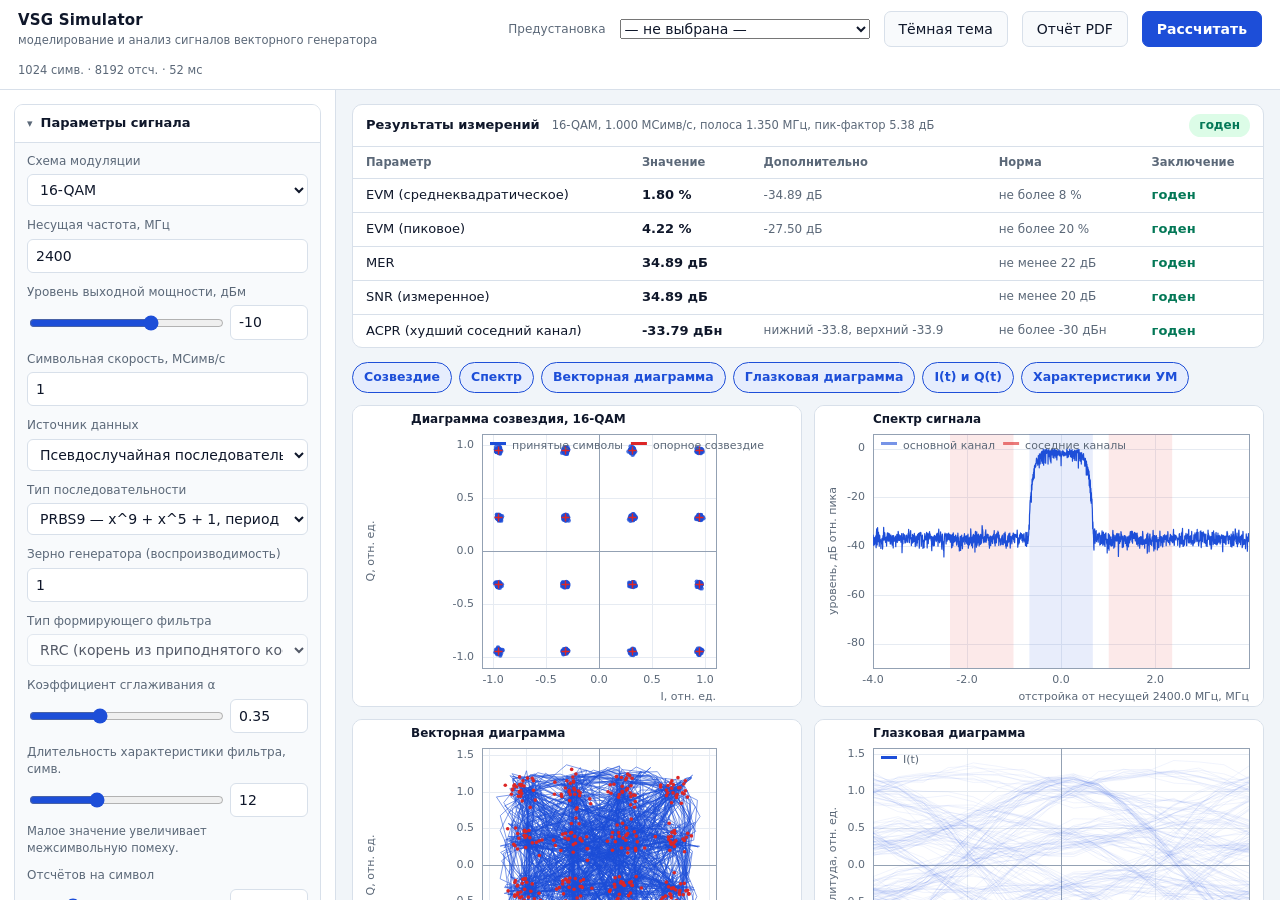
<file: index.html>
<!DOCTYPE html>
<html lang="ru" data-theme="light">
<head>
<meta charset="utf-8">
<meta name="viewport" content="width=device-width, initial-scale=1">
<title>VSG Simulator — моделирование и анализ сигналов векторного генератора</title>
<meta name="description" content="Программная модель векторного генератора сигналов: формирование модулированного сигнала, модель искажений тракта, визуализация и измерение EVM, ACPR, MER, SNR.">
<link rel="icon" href="data:image/svg+xml,<svg xmlns='http://www.w3.org/2000/svg' viewBox='0 0 32 32'><rect width='32' height='32' rx='6' fill='%231d4ed8'/><g fill='white'><circle cx='10' cy='10' r='2.6'/><circle cx='22' cy='10' r='2.6'/><circle cx='10' cy='22' r='2.6'/><circle cx='22' cy='22' r='2.6'/></g></svg>">
<link rel="stylesheet" href="styles.css">
</head>
<body>
<div class="app">

  <header class="topbar">
    <div class="brand">
      <strong>VSG Simulator</strong>
      <span>моделирование и анализ сигналов векторного генератора</span>
    </div>

    <label for="preset">Предустановка</label>
    <select id="preset" style="max-width:250px"></select>

    <button class="btn" id="themeBtn" type="button">Тёмная тема</button>
    <button class="btn" id="reportBtn" type="button">Отчёт PDF</button>
    <button class="btn btn-primary" id="runBtn" type="button">Рассчитать</button>
    <span class="status" id="status"></span>
  </header>

  <aside class="sidebar">

    <details class="group" open>
      <summary>Параметры сигнала</summary>
      <div class="group-body">

        <div class="field">
          <label for="modulation">Схема модуляции</label>
          <select id="modulation" data-bind="modulation" data-kind="string">
            <option value="BPSK">BPSK</option>
            <option value="QPSK">QPSK</option>
            <option value="8PSK">8-PSK</option>
            <option value="16QAM">16-QAM</option>
            <option value="64QAM">64-QAM</option>
          </select>
          <div class="error"></div>
        </div>

        <div class="field">
          <label for="carrier" id="carrierLabel">Несущая частота, МГц</label>
          <input type="number" id="carrier" data-bind="carrierHz" data-scale="1e6" step="1" min="0.1">
          <div class="error"></div>
        </div>

        <div class="field">
          <label for="power">Уровень выходной мощности, дБм</label>
          <div class="slider">
            <input type="range" data-bind="powerDbm" min="-80" max="30" step="1">
            <input type="number" id="power" data-bind="powerDbm" step="1">
          </div>
          <div class="error"></div>
        </div>

        <div class="field">
          <label for="symrate">Символьная скорость, МСимв/с</label>
          <input type="number" id="symrate" data-bind="symbolRate" data-scale="1e6" step="0.1" min="0.001">
          <div class="error"></div>
        </div>

        <div class="field">
          <label for="source">Источник данных</label>
          <select id="source" data-bind="source" data-kind="string">
            <option value="prbs">Псевдослучайная последовательность PRBS</option>
            <option value="random">Случайные биты</option>
            <option value="user">Пользовательский набор данных</option>
          </select>
          <div class="error"></div>
        </div>

        <div class="field" data-when="prbs">
          <label for="prbsType">Тип последовательности</label>
          <select id="prbsType" data-bind="prbsType" data-kind="string"></select>
          <div class="error"></div>
        </div>

        <div class="field" data-when="user">
          <label for="userFormat">Формат пользовательских данных</label>
          <select id="userFormat" data-bind="userFormat" data-kind="string">
            <option value="bin">двоичная запись</option>
            <option value="hex">шестнадцатеричная запись</option>
            <option value="text">текст</option>
          </select>
          <div class="error"></div>
        </div>

        <div class="field" data-when="user">
          <label for="userData">Пользовательский набор данных</label>
          <textarea id="userData" data-bind="userData" data-kind="string"
            placeholder="например 10110010 01101001"></textarea>
          <div class="hint">Набор повторяется циклически до нужного числа символов.</div>
          <div class="error"></div>
        </div>

        <div class="field">
          <label for="seed">Зерно генератора (воспроизводимость)</label>
          <input type="number" id="seed" data-bind="seed" step="1" min="0">
          <div class="error"></div>
        </div>

        <div class="field">
          <label for="filterType">Тип формирующего фильтра</label>
          <select id="filterType" disabled>
            <option>RRC (корень из приподнятого косинуса)</option>
          </select>
        </div>

        <div class="field">
          <label for="alpha">Коэффициент сглаживания α</label>
          <div class="slider">
            <input type="range" data-bind="alpha" min="0" max="1" step="0.01">
            <input type="number" id="alpha" data-bind="alpha" step="0.01" min="0" max="1">
          </div>
          <div class="error"></div>
        </div>

        <div class="field">
          <label for="span">Длительность характеристики фильтра, симв.</label>
          <div class="slider">
            <input type="range" data-bind="span" min="2" max="32" step="2">
            <input type="number" id="span" data-bind="span" step="2" min="2" max="32">
          </div>
          <div class="hint">Малое значение увеличивает межсимвольную помеху.</div>
          <div class="error"></div>
        </div>

        <div class="field">
          <label for="sps">Отсчётов на символ</label>
          <div class="slider">
            <input type="range" data-bind="sps" min="2" max="32" step="2">
            <input type="number" id="sps" data-bind="sps" step="2" min="2" max="32">
          </div>
          <div class="error"></div>
        </div>

        <div class="field">
          <label for="nSymbols">Число символов</label>
          <input type="number" id="nSymbols" data-bind="nSymbols" step="128" min="64" max="16384">
          <div class="error"></div>
        </div>

      </div>
    </details>

    <details class="group" open>
      <summary>Модель искажений</summary>
      <div class="group-body">

        <label class="switch">
          <input type="checkbox" data-bind="iq.on" data-kind="bool">
          Рассогласование квадратурных каналов
        </label>
        <div class="field">
          <label>Амплитудное рассогласование, дБ</label>
          <div class="slider">
            <input type="range" data-bind="iq.gainDb" min="-6" max="6" step="0.1">
            <input type="number" id="iqGain" data-bind="iq.gainDb" step="0.1">
          </div>
          <div class="error"></div>
        </div>
        <div class="field">
          <label>Фазовое рассогласование, градусы</label>
          <div class="slider">
            <input type="range" data-bind="iq.phaseDeg" min="-45" max="45" step="0.5">
            <input type="number" id="iqPhase" data-bind="iq.phaseDeg" step="0.5">
          </div>
          <div class="error"></div>
        </div>

        <label class="switch">
          <input type="checkbox" data-bind="dc.on" data-kind="bool">
          Смещение постоянной составляющей
        </label>
        <div class="field">
          <label>Смещение по оси I, % от СКЗ</label>
          <div class="slider">
            <input type="range" data-bind="dc.iPct" min="-50" max="50" step="0.5">
            <input type="number" id="dcI" data-bind="dc.iPct" step="0.5">
          </div>
          <div class="error"></div>
        </div>
        <div class="field">
          <label>Смещение по оси Q, % от СКЗ</label>
          <div class="slider">
            <input type="range" data-bind="dc.qPct" min="-50" max="50" step="0.5">
            <input type="number" id="dcQ" data-bind="dc.qPct" step="0.5">
          </div>
          <div class="error"></div>
        </div>

        <label class="switch">
          <input type="checkbox" data-bind="pn.on" data-kind="bool">
          Фазовый шум гетеродина
        </label>
        <div class="field">
          <label>Уровень, дБн/Гц</label>
          <div class="slider">
            <input type="range" data-bind="pn.levelDbc" min="-160" max="-40" step="1">
            <input type="number" id="pnLevel" data-bind="pn.levelDbc" step="1">
          </div>
          <div class="error"></div>
        </div>
        <div class="field">
          <label>Отстройка, кГц</label>
          <input type="number" id="pnOffset" data-bind="pn.offsetHz" data-scale="1e3" step="10">
          <div class="error"></div>
        </div>
        <div class="field">
          <label>Полоса системы фазовой автоподстройки, кГц</label>
          <input type="number" id="pnLoop" data-bind="pn.loopBwHz" data-scale="1e3" step="1">
          <div class="error"></div>
        </div>

        <label class="switch">
          <input type="checkbox" data-bind="pa.on" data-kind="bool">
          Нелинейность усилителя мощности
        </label>
        <div class="field">
          <label for="paModel">Модель усилителя</label>
          <select id="paModel" data-bind="pa.model" data-kind="string">
            <option value="saleh">Салеха (AM/AM и AM/PM)</option>
            <option value="rapp">Раппа (только AM/AM)</option>
          </select>
          <div class="error"></div>
        </div>
        <div class="field">
          <label>Отступ от точки насыщения, дБ</label>
          <div class="slider">
            <input type="range" data-bind="pa.backoffDb" min="0" max="30" step="0.5">
            <input type="number" id="paBackoff" data-bind="pa.backoffDb" step="0.5">
          </div>
          <div class="error"></div>
        </div>
        <div class="field">
          <label>Гладкость характеристики (модель Раппа)</label>
          <div class="slider">
            <input type="range" data-bind="pa.smoothness" min="0.5" max="10" step="0.5">
            <input type="number" id="paSharp" data-bind="pa.smoothness" step="0.5">
          </div>
          <div class="error"></div>
        </div>

        <label class="switch">
          <input type="checkbox" data-bind="awgn.on" data-kind="bool">
          Аддитивный белый гауссовский шум
        </label>
        <div class="field">
          <label>Отношение сигнал/шум, дБ</label>
          <div class="slider">
            <input type="range" data-bind="awgn.snrDb" min="-10" max="60" step="0.5">
            <input type="number" id="snr" data-bind="awgn.snrDb" step="0.5">
          </div>
          <div class="error"></div>
        </div>

      </div>
    </details>

    <details class="group">
      <summary>Измерения и пороги</summary>
      <div class="group-body">

        <div class="field">
          <label for="evmMode">Опорное созвездие для расчёта EVM</label>
          <select id="evmMode" data-bind="evmMode" data-kind="string">
            <option value="reference">переданные символы (известны точно)</option>
            <option value="decision">результат жёсткого решения</option>
          </select>
          <div class="error"></div>
        </div>

        <div class="field">
          <label for="limEvm">Порог EVM (среднеквадратическое), %</label>
          <input type="number" id="limEvm" data-bind="limits.evmPct" step="0.1" min="0">
        </div>
        <div class="field">
          <label for="limEvmPeak">Порог EVM (пиковое), %</label>
          <input type="number" id="limEvmPeak" data-bind="limits.evmPeakPct" step="0.1" min="0">
        </div>
        <div class="field">
          <label for="limMer">Порог MER, дБ, не менее</label>
          <input type="number" id="limMer" data-bind="limits.merDb" step="0.5">
        </div>
        <div class="field">
          <label for="limSnr">Порог SNR, дБ, не менее</label>
          <input type="number" id="limSnr" data-bind="limits.snrDb" step="0.5">
        </div>
        <div class="field">
          <label for="limAcpr">Порог ACPR, дБн, не более</label>
          <input type="number" id="limAcpr" data-bind="limits.acprDb" step="0.5">
        </div>

      </div>
    </details>

    <details class="group">
      <summary>Экспорт</summary>
      <div class="group-body">
        <div class="field">
          <button class="btn" id="exportPlotsPdf" type="button" style="width:100%">Графики в PDF</button>
        </div>
        <div class="field">
          <button class="btn" id="exportCsv" type="button" style="width:100%">Данные I/Q в CSV</button>
        </div>
        <div class="field">
          <button class="btn" id="exportWav" type="button" style="width:100%">Данные I/Q в WAV</button>
        </div>
        <div class="hint">
          Файл WAV содержит два канала: левый — I, правый — Q. Формат читается программами
          работы с SDR.
        </div>
      </div>
    </details>

    <details class="group">
      <summary>Настройки</summary>
      <div class="group-body">

        <div class="field">
          <label for="theme">Оформление интерфейса</label>
          <select id="theme">
            <option value="light">светлая тема</option>
            <option value="dark">тёмная тема</option>
          </select>
        </div>

        <div class="field">
          <label for="freqUnit">Единицы измерения частоты</label>
          <select id="freqUnit">
            <option value="1e6">МГц</option>
            <option value="1e9">ГГц</option>
          </select>
        </div>

        <label class="switch">
          <input type="checkbox" id="autoRun" checked>
          Автоматический пересчёт при изменении параметров
        </label>

        <label class="switch">
          <input type="checkbox" id="eyeQ">
          Показывать Q(t) на глазковой диаграмме
        </label>

        <div class="field">
          <button class="btn" id="saveCfg" type="button" style="width:100%">Сохранить конфигурацию</button>
        </div>
        <div class="field">
          <button class="btn" id="loadCfgBtn" type="button" style="width:100%">Загрузить конфигурацию</button>
          <input type="file" id="loadCfg" accept="application/json,.json" hidden>
        </div>
        <div class="field">
          <button class="btn" id="resetCfg" type="button" style="width:100%">Сбросить к значениям по умолчанию</button>
        </div>

        <div class="hint">
          Проверка вычислительного ядра: <a href="tests/" target="_blank">открыть самотест</a>.
        </div>

      </div>
    </details>

  </aside>

  <main class="main">

    <div class="banner" id="banner" hidden></div>

    <section class="metrics">
      <div class="metrics-head">
        <h2>Результаты измерений</h2>
        <span class="status" id="signalInfo"></span>
        <span class="spacer"></span>
        <span class="verdict" id="verdict"></span>
      </div>
      <table class="results">
        <thead>
          <tr>
            <th>Параметр</th>
            <th>Значение</th>
            <th>Дополнительно</th>
            <th>Норма</th>
            <th>Заключение</th>
          </tr>
        </thead>
        <tbody id="resultsBody"></tbody>
      </table>
    </section>

    <div class="chips" id="chips"></div>

    <div class="plots" id="plots">
      <section class="plot" data-plot="constellation">
        <canvas id="cvConstellation"></canvas>
        <div class="plot-actions"><button type="button" data-png="constellation">PNG</button></div>
      </section>
      <section class="plot" data-plot="spectrum">
        <canvas id="cvSpectrum"></canvas>
        <div class="plot-actions"><button type="button" data-png="spectrum">PNG</button></div>
      </section>
      <section class="plot" data-plot="vector">
        <canvas id="cvVector"></canvas>
        <div class="plot-actions"><button type="button" data-png="vector">PNG</button></div>
      </section>
      <section class="plot" data-plot="eye">
        <canvas id="cvEye"></canvas>
        <div class="plot-actions"><button type="button" data-png="eye">PNG</button></div>
      </section>
      <section class="plot" data-plot="time">
        <canvas id="cvTime"></canvas>
        <div class="plot-actions"><button type="button" data-png="time">PNG</button></div>
      </section>
      <section class="plot" data-plot="pa">
        <canvas id="cvPa"></canvas>
        <div class="plot-actions"><button type="button" data-png="pa">PNG</button></div>
      </section>
    </div>

  </main>

</div>

<script type="module" src="js/app.js"></script>
</body>
</html>
</file>
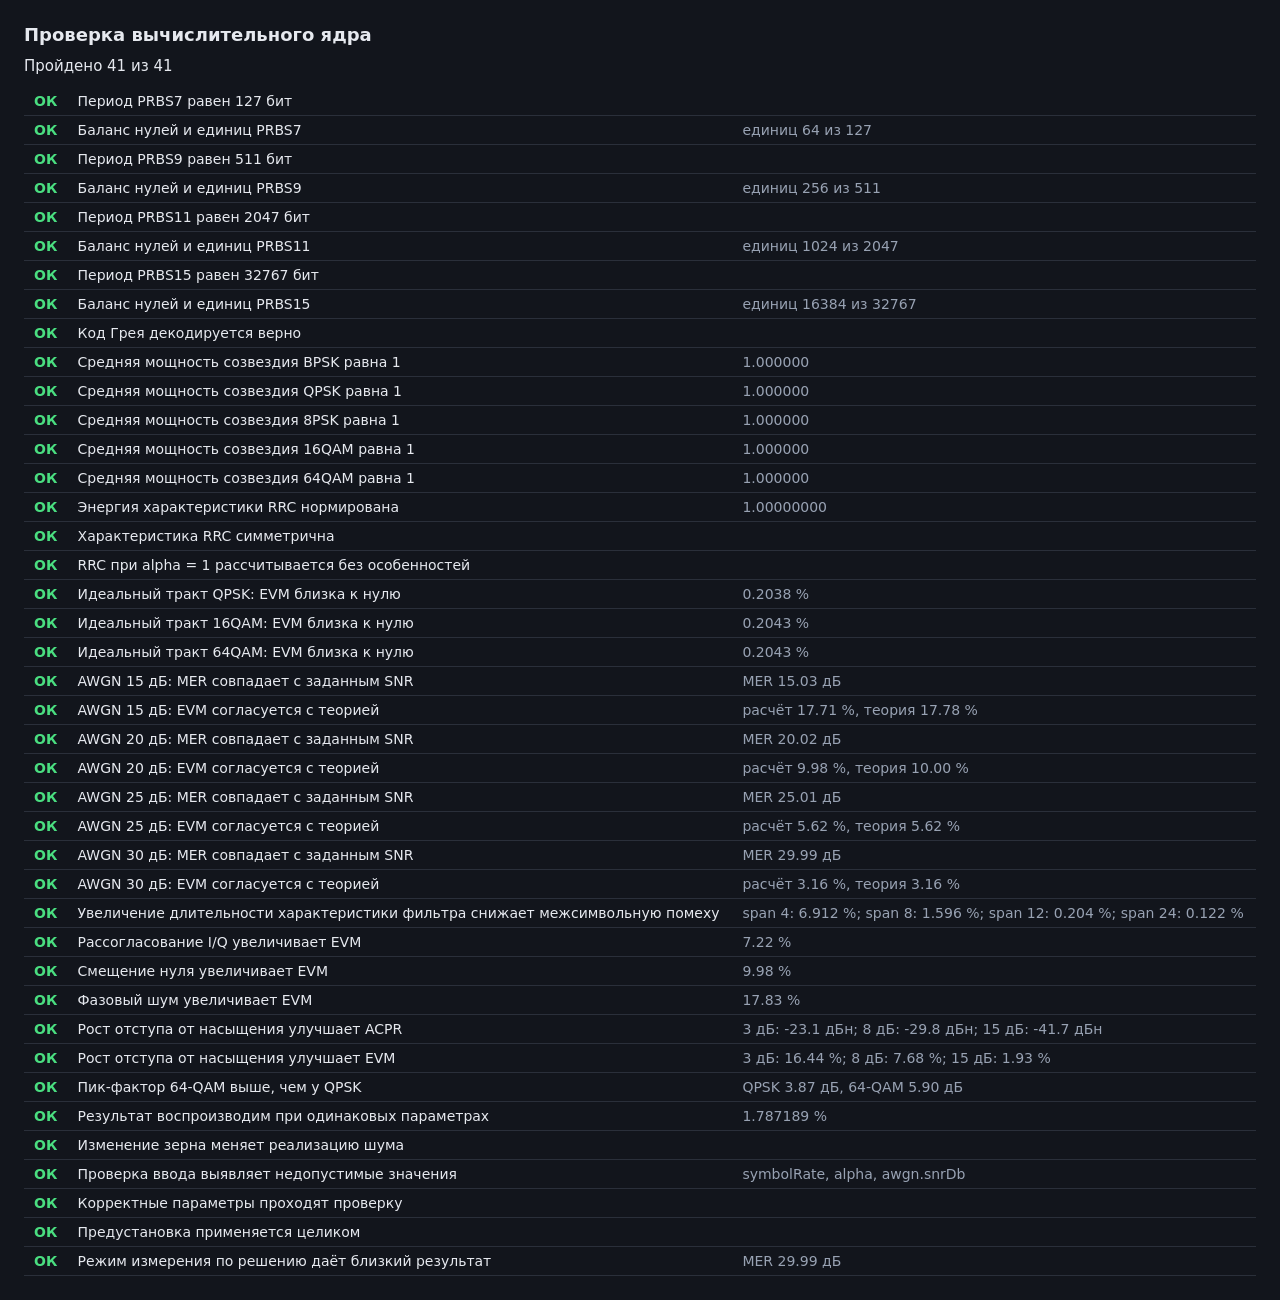
<file: tests/index.html>
<!DOCTYPE html>
<html lang="ru">
<head>
  <meta charset="utf-8">
  <title>Проверка вычислительного ядра VSG Simulator</title>
  <style>
    body { font-family: system-ui, sans-serif; margin: 24px; background: #12151c; color: #e6e9ef; }
    h1 { font-size: 18px; }
    table { border-collapse: collapse; width: 100%; font-size: 14px; }
    td { padding: 6px 10px; border-bottom: 1px solid #2a2f3a; vertical-align: top; }
    .ok { color: #4ade80; font-weight: 600; }
    .fail { color: #f87171; font-weight: 600; }
    .detail { color: #98a2b3; }
    #summary { margin: 12px 0; font-size: 15px; }
  </style>
</head>
<body>
  <h1>Проверка вычислительного ядра</h1>
  <div id="summary">Выполняется…</div>
  <table id="out"></table>

  <script type="module">
    import { run } from './selftest.js';

    const rows = run();
    const table = document.getElementById('out');
    let passed = 0;

    for (const r of rows) {
      if (r.pass) passed++;
      const tr = document.createElement('tr');
      tr.innerHTML =
        `<td class="${r.pass ? 'ok' : 'fail'}">${r.pass ? 'ОК' : 'ОШИБКА'}</td>` +
        `<td>${r.name}</td><td class="detail">${r.detail}</td>`;
      table.appendChild(tr);
    }

    const summary = `Пройдено ${passed} из ${rows.length}`;
    document.getElementById('summary').textContent = summary;
    console.log('SELFTEST', summary);
    for (const r of rows) {
      if (!r.pass) console.error('FAIL:', r.name, r.detail);
    }
    window.__selftest = { passed, total: rows.length, rows };
  </script>
</body>
</html>
</file>
<file: styles.css>
:root {
  --bg: #f1f5f9;
  --panel: #ffffff;
  --panel-alt: #f8fafc;
  --border: #d8e0ea;
  --text: #0f172a;
  --muted: #5b6878;
  --accent: #1d4ed8;
  --accent-soft: #e6edfd;
  --ok: #047857;
  --ok-soft: #dcfce7;
  --fail: #b91c1c;
  --fail-soft: #fee2e2;

  --plot-panel: #ffffff;
  --plot-grid: #e6ebf2;
  --plot-axis: #93a1b3;
  --plot-text: #0f172a;
  --plot-muted: #5b6878;
  --plot-trace: #1d4ed8;
  --plot-trace2: #ea580c;
  --plot-ref: #dc2626;
  --plot-mask: rgba(29, 78, 216, 0.10);
  --plot-mask-adj: rgba(220, 38, 38, 0.10);
}

[data-theme='dark'] {
  --bg: #0b0f16;
  --panel: #141a23;
  --panel-alt: #1b222d;
  --border: #2a3441;
  --text: #e7ecf3;
  --muted: #94a3b8;
  --accent: #60a5fa;
  --accent-soft: #1e293b;
  --ok: #4ade80;
  --ok-soft: #14321f;
  --fail: #f87171;
  --fail-soft: #3b1618;

  --plot-panel: #141a23;
  --plot-grid: #26303d;
  --plot-axis: #5a6a7d;
  --plot-text: #e7ecf3;
  --plot-muted: #94a3b8;
  --plot-trace: #60a5fa;
  --plot-trace2: #fb923c;
  --plot-ref: #f87171;
  --plot-mask: rgba(96, 165, 250, 0.12);
  --plot-mask-adj: rgba(248, 113, 113, 0.12);
}

* { box-sizing: border-box; }

html, body { height: 100%; }

body {
  margin: 0;
  background: var(--bg);
  color: var(--text);
  font: 14px/1.45 system-ui, 'Segoe UI', Roboto, sans-serif;
  -webkit-font-smoothing: antialiased;
}

button, select, input, textarea { font: inherit; color: inherit; }

.app {
  display: grid;
  grid-template-columns: 336px minmax(0, 1fr);
  grid-template-rows: auto minmax(0, 1fr);
  height: 100vh;
}

.topbar {
  grid-column: 1 / -1;
  display: flex;
  align-items: center;
  gap: 14px;
  padding: 10px 18px;
  background: var(--panel);
  border-bottom: 1px solid var(--border);
  flex-wrap: wrap;
}

.brand { display: flex; flex-direction: column; margin-right: auto; }
.brand strong { font-size: 15px; letter-spacing: 0.2px; }
.brand span { font-size: 11.5px; color: var(--muted); }

.topbar label { font-size: 12px; color: var(--muted); }

.btn {
  padding: 7px 14px;
  border: 1px solid var(--border);
  border-radius: 7px;
  background: var(--panel-alt);
  cursor: pointer;
  white-space: nowrap;
}
.btn:hover { border-color: var(--accent); }
.btn-primary {
  background: var(--accent);
  border-color: var(--accent);
  color: #fff;
  font-weight: 600;
}
.btn-primary:hover { filter: brightness(1.08); }
.btn:disabled { opacity: 0.5; cursor: not-allowed; }

.sidebar {
  overflow-y: auto;
  padding: 14px;
  background: var(--panel);
  border-right: 1px solid var(--border);
}

.main {
  overflow-y: auto;
  padding: 14px 16px 26px;
  min-width: 0;
}

.group {
  border: 1px solid var(--border);
  border-radius: 9px;
  margin-bottom: 12px;
  background: var(--panel-alt);
  overflow: hidden;
}

.group > summary {
  padding: 9px 12px;
  cursor: pointer;
  font-weight: 600;
  font-size: 13px;
  background: var(--panel);
  border-bottom: 1px solid transparent;
  list-style: none;
  display: flex;
  align-items: center;
  gap: 8px;
}
.group[open] > summary { border-bottom-color: var(--border); }
.group > summary::-webkit-details-marker { display: none; }
.group > summary::before { content: '▸'; color: var(--muted); font-size: 11px; }
.group[open] > summary::before { content: '▾'; }

.group-body { padding: 10px 12px 12px; }

.field { margin-bottom: 11px; }
.field:last-child { margin-bottom: 0; }

.field > label {
  display: block;
  font-size: 12px;
  color: var(--muted);
  margin-bottom: 4px;
}

.field input[type='number'],
.field input[type='text'],
.field select,
.field textarea {
  width: 100%;
  padding: 6px 8px;
  border: 1px solid var(--border);
  border-radius: 6px;
  background: var(--panel);
}
.field textarea { resize: vertical; min-height: 54px; font-family: ui-monospace, Consolas, monospace; font-size: 12px; }

.field input:focus, .field select:focus, .field textarea:focus {
  outline: 2px solid var(--accent-soft);
  border-color: var(--accent);
}

.field.invalid input, .field.invalid select { border-color: var(--fail); }
.field .error { display: none; color: var(--fail); font-size: 11.5px; margin-top: 3px; }
.field.invalid .error { display: block; }

.slider { display: grid; grid-template-columns: 1fr 78px; gap: 8px; align-items: center; }
.slider input[type='range'] { width: 100%; accent-color: var(--accent); }

.switch {
  display: flex;
  align-items: center;
  gap: 8px;
  font-size: 12.5px;
  font-weight: 600;
  color: var(--text);
  margin-bottom: 9px;
}
.switch input { accent-color: var(--accent); width: 15px; height: 15px; }

.hint { font-size: 11.5px; color: var(--muted); margin-top: 6px; }

.metrics {
  border: 1px solid var(--border);
  border-radius: 10px;
  background: var(--panel);
  margin-bottom: 14px;
  overflow: hidden;
}

.metrics-head {
  display: flex;
  align-items: center;
  gap: 12px;
  padding: 9px 13px;
  border-bottom: 1px solid var(--border);
  flex-wrap: wrap;
}
.metrics-head h2 { font-size: 13px; margin: 0; }
.metrics-head .spacer { margin-left: auto; }

.verdict {
  font-weight: 700;
  font-size: 12px;
  padding: 3px 10px;
  border-radius: 999px;
}
.verdict.pass { background: var(--ok-soft); color: var(--ok); }
.verdict.fail { background: var(--fail-soft); color: var(--fail); }

table.results { width: 100%; border-collapse: collapse; font-size: 13px; }
table.results th, table.results td {
  padding: 7px 13px;
  text-align: left;
  border-bottom: 1px solid var(--border);
}
table.results th { font-size: 11.5px; color: var(--muted); font-weight: 600; }
table.results tr:last-child td { border-bottom: none; }
table.results td.num { font-variant-numeric: tabular-nums; font-weight: 600; }
table.results td.extra { color: var(--muted); font-size: 12px; }
table.results td.mark { font-weight: 700; white-space: nowrap; }
table.results td.mark.pass { color: var(--ok); }
table.results td.mark.fail { color: var(--fail); }

.chips { display: flex; gap: 7px; flex-wrap: wrap; margin-bottom: 12px; }
.chip {
  padding: 5px 11px;
  border: 1px solid var(--border);
  border-radius: 999px;
  background: var(--panel);
  cursor: pointer;
  font-size: 12.5px;
}
.chip[aria-pressed='true'] {
  background: var(--accent-soft);
  border-color: var(--accent);
  color: var(--accent);
  font-weight: 600;
}

.plots {
  display: grid;
  grid-template-columns: repeat(auto-fit, minmax(380px, 1fr));
  gap: 12px;
}

.plot {
  border: 1px solid var(--border);
  border-radius: 10px;
  background: var(--panel);
  overflow: hidden;
  position: relative;
}
.plot canvas { display: block; width: 100%; height: 300px; }
.plot[hidden] { display: none; }

.plot-actions {
  position: absolute;
  top: 7px;
  right: 7px;
  display: flex;
  gap: 5px;
  opacity: 0;
  transition: opacity 0.15s;
}
.plot:hover .plot-actions, .plot:focus-within .plot-actions { opacity: 1; }
.plot-actions button {
  padding: 3px 8px;
  font-size: 11px;
  border: 1px solid var(--border);
  border-radius: 5px;
  background: var(--panel-alt);
  cursor: pointer;
}

.banner {
  padding: 9px 13px;
  border-radius: 8px;
  margin-bottom: 12px;
  font-size: 13px;
  background: var(--fail-soft);
  color: var(--fail);
  border: 1px solid currentColor;
}
.banner[hidden] { display: none; }

.status {
  font-size: 11.5px;
  color: var(--muted);
  font-variant-numeric: tabular-nums;
}

@media (max-width: 900px) {
  .app { grid-template-columns: 1fr; grid-template-rows: auto auto minmax(0, 1fr); height: auto; }
  .sidebar { border-right: none; border-bottom: 1px solid var(--border); max-height: none; }
  .plots { grid-template-columns: 1fr; }
  .plot canvas { height: 260px; }
}

@media print {
  .sidebar, .topbar, .chips, .plot-actions { display: none !important; }
  .app { display: block; height: auto; }
  .plots { grid-template-columns: 1fr 1fr; }
  body { background: #fff; }
}
</file>
